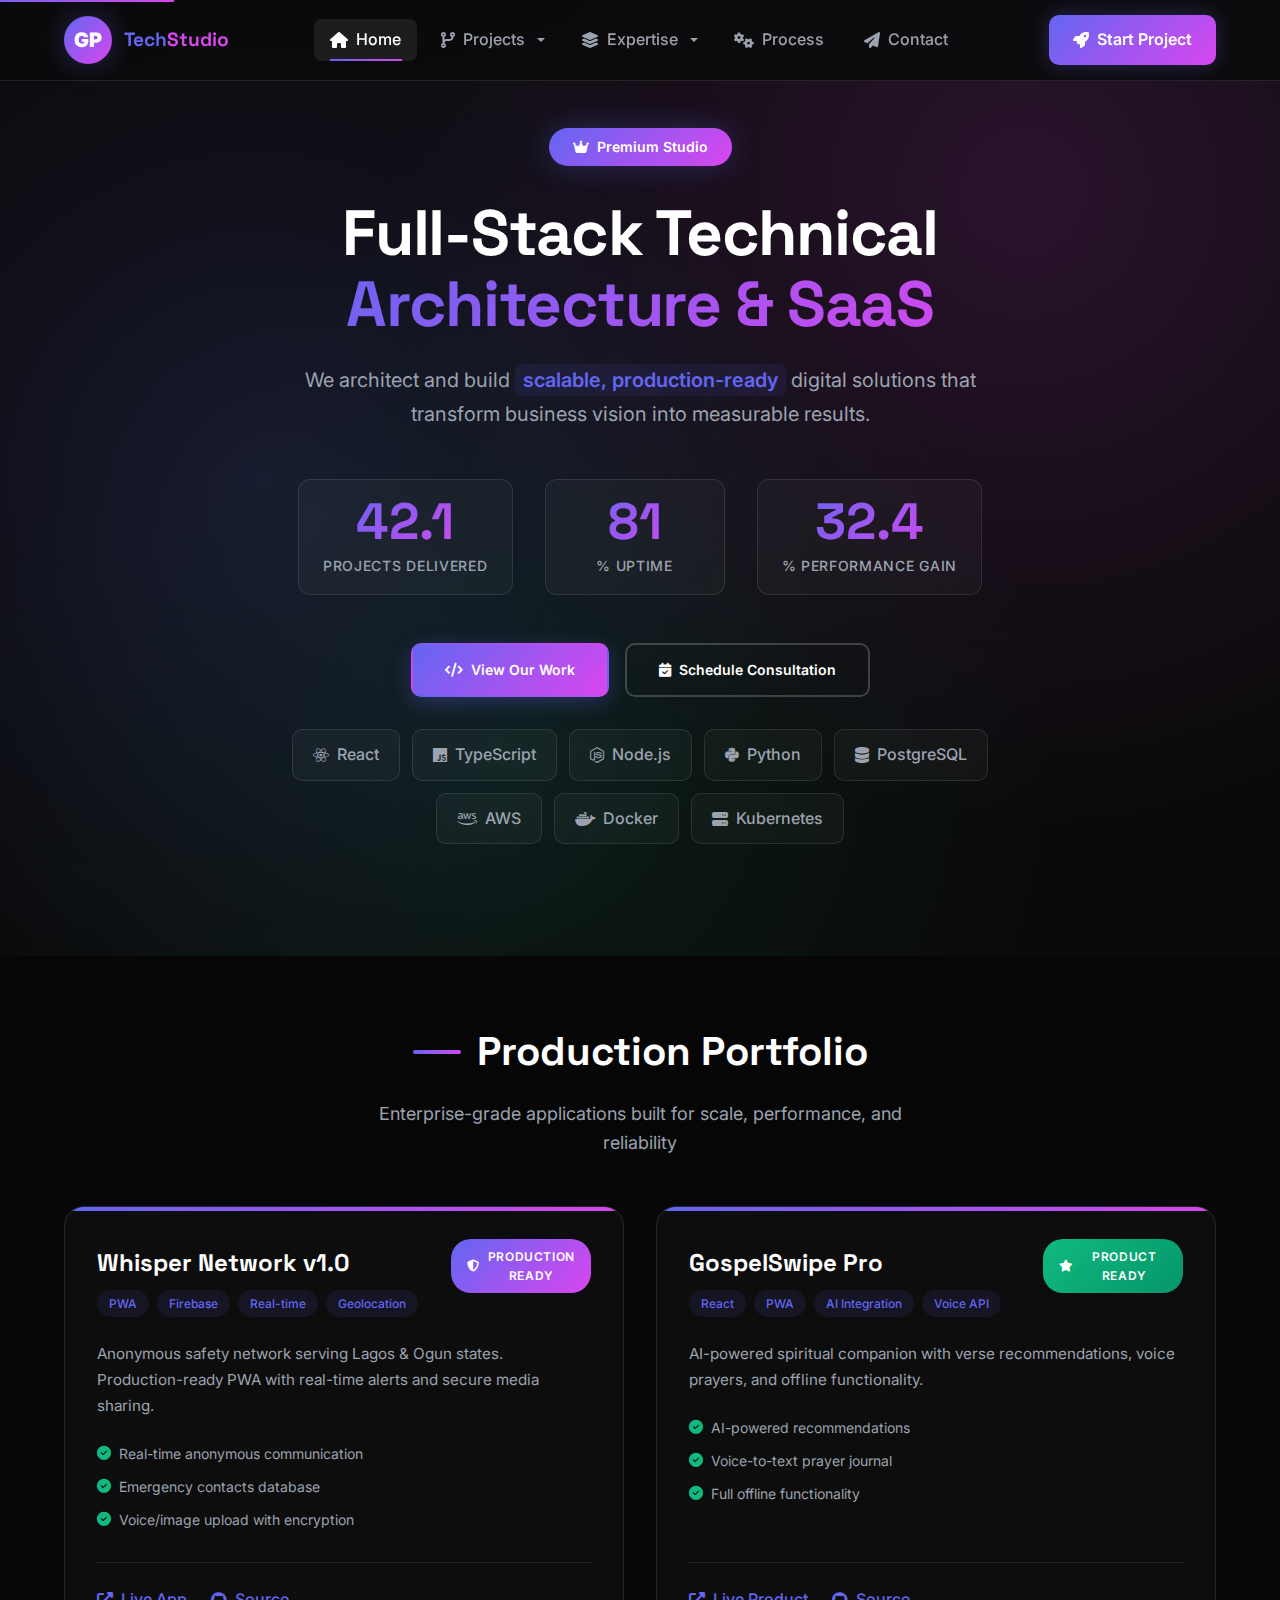
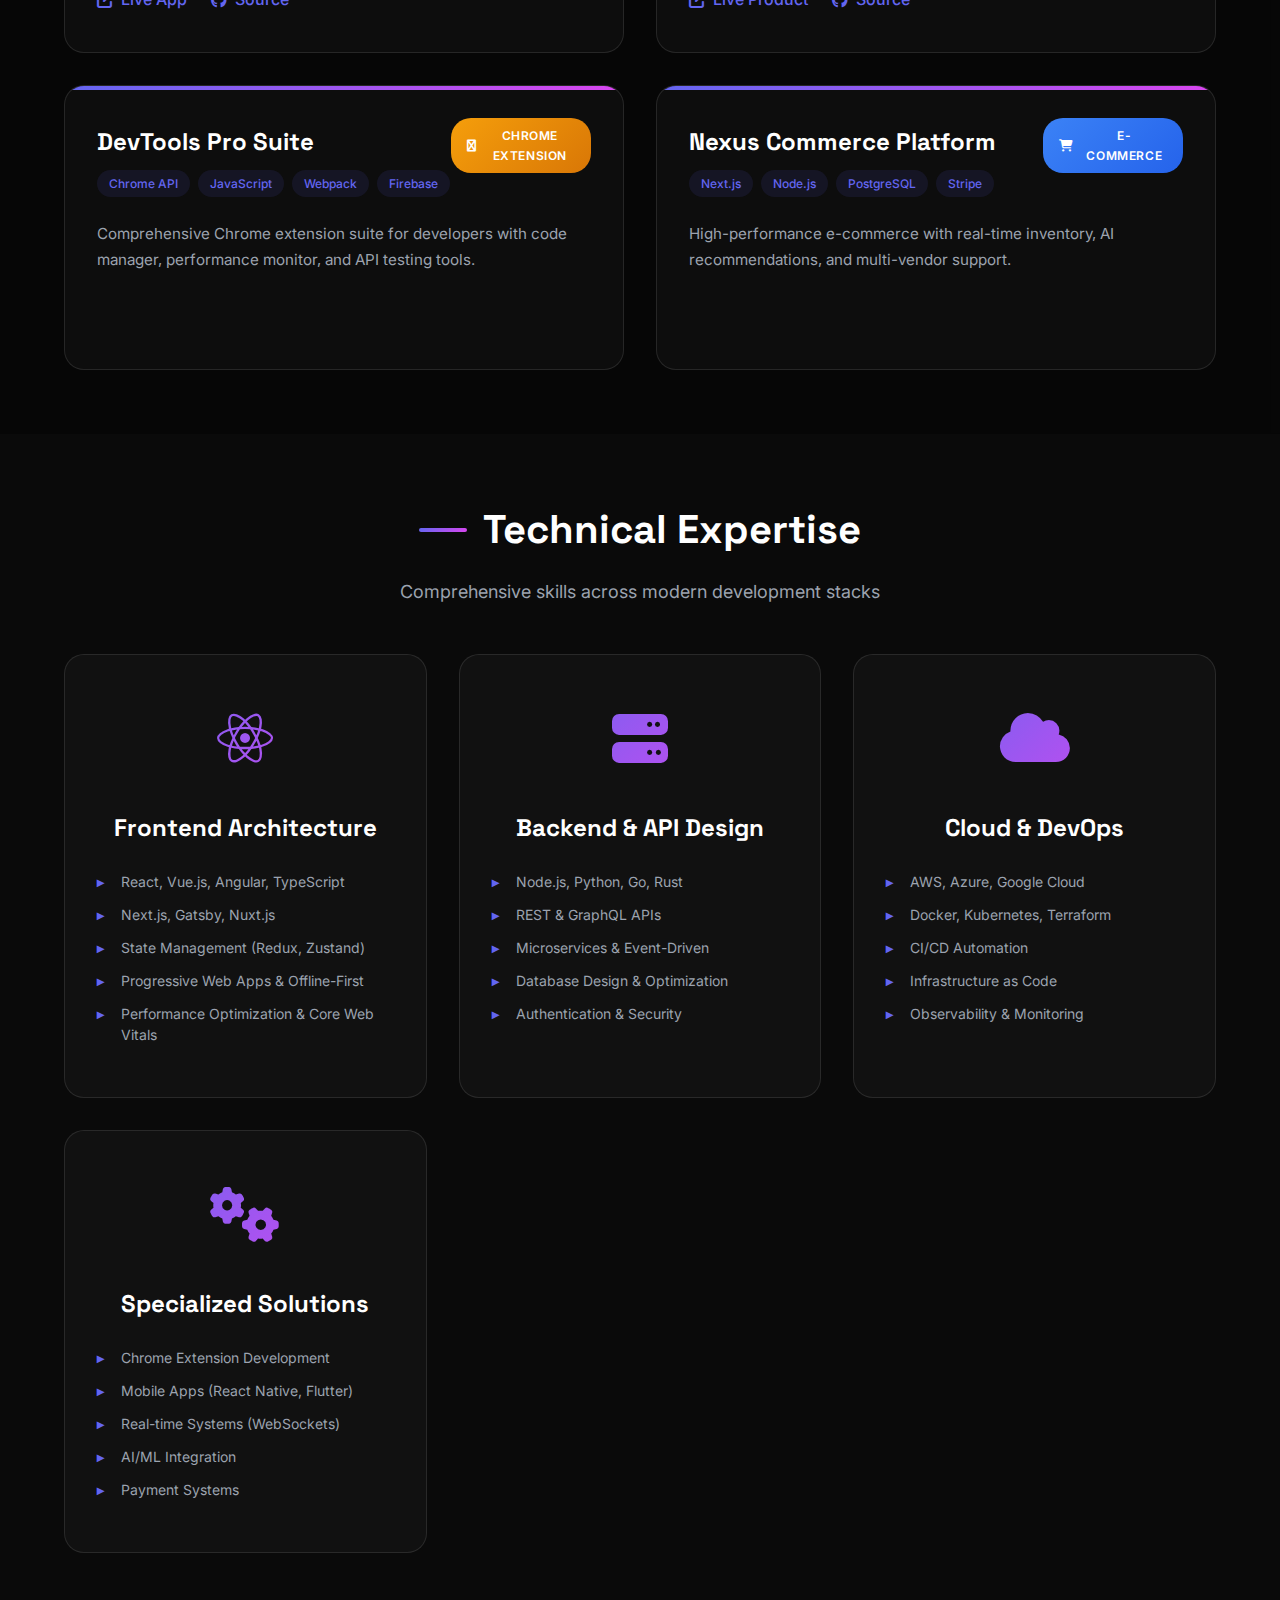
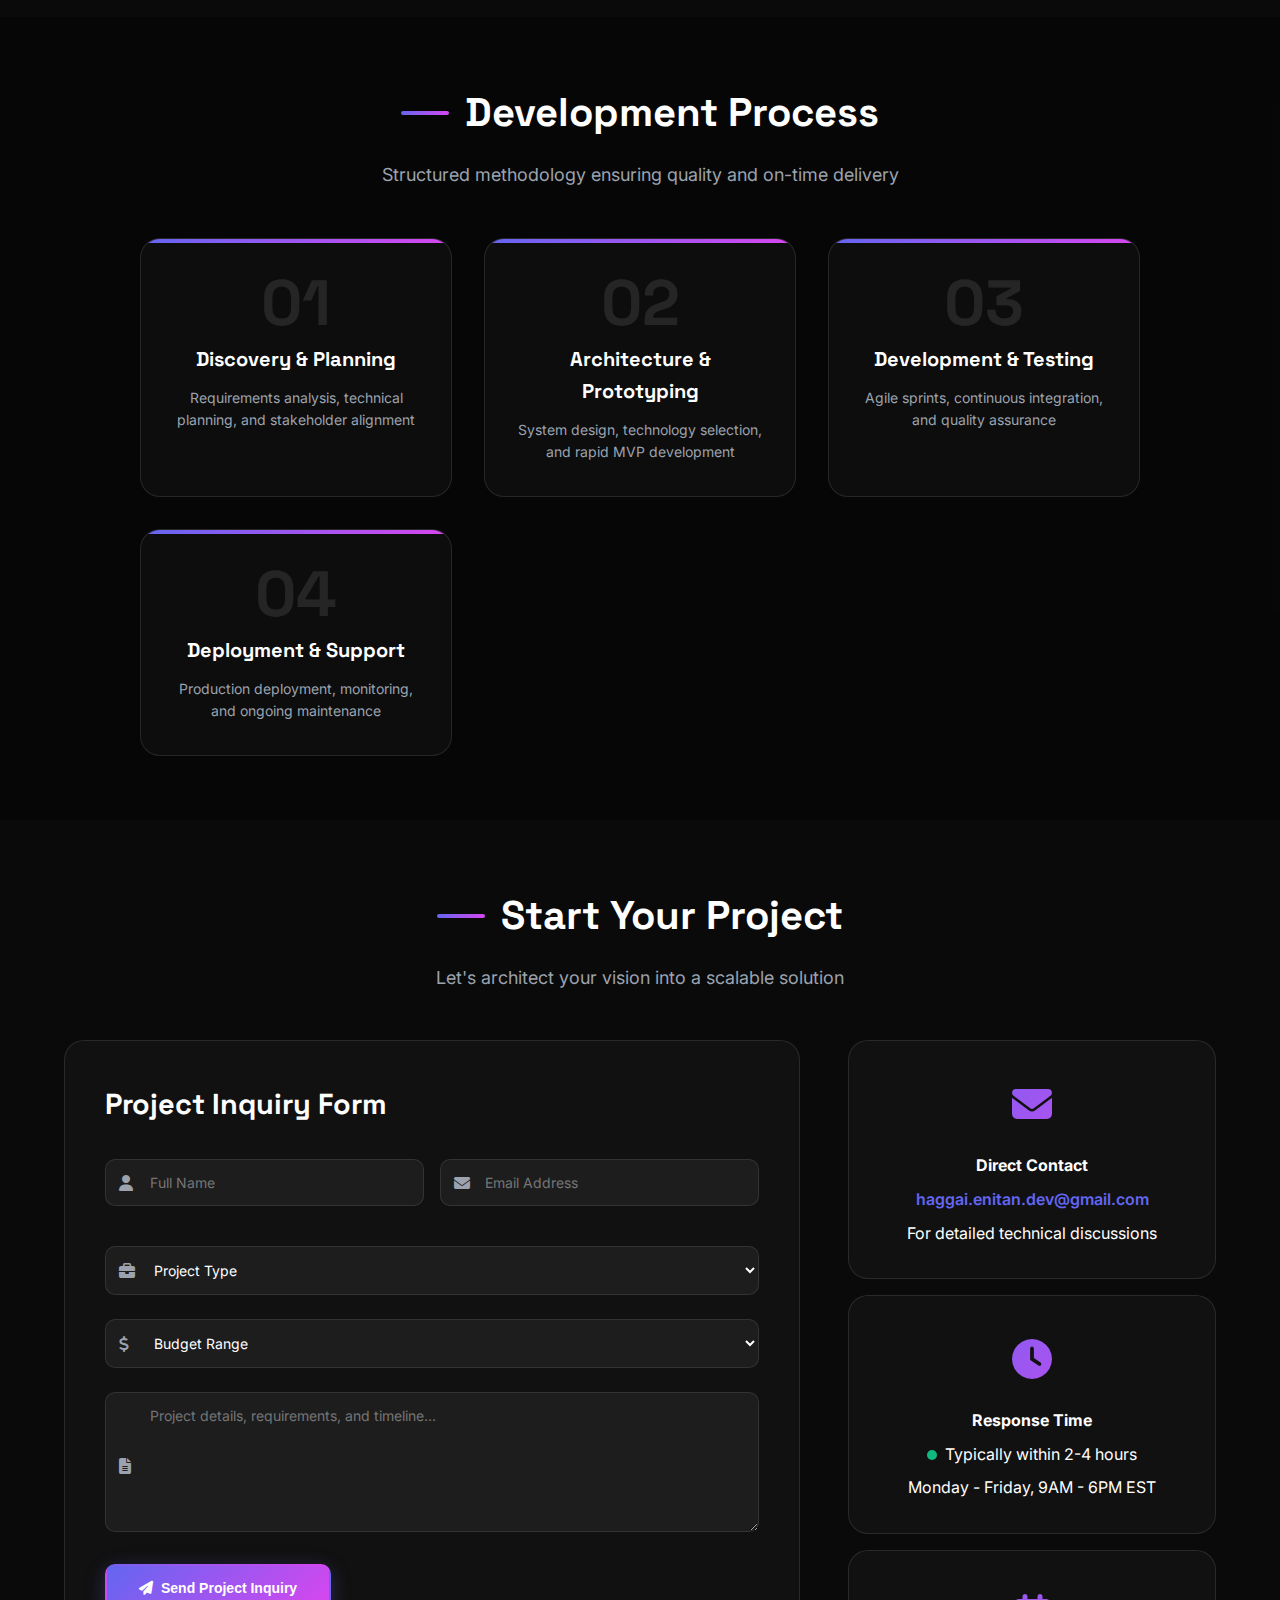
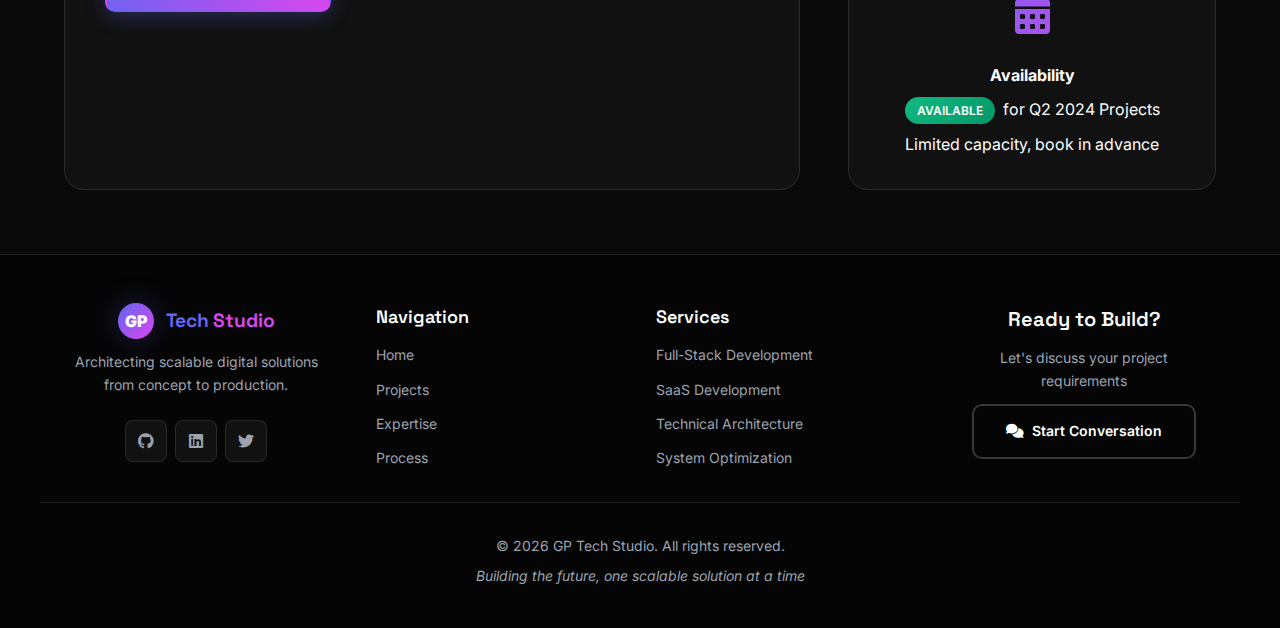
<file: index.html>
<!DOCTYPE html>
<html lang="en" data-theme="dark">
<head>
    <meta charset="UTF-8">
    <meta name="viewport" content="width=device-width, initial-scale=1.0">
    <title>GP Tech Studio | Premium SaaS Development</title>
    <meta name="description" content="Full-stack technical architecture & SaaS development studio.">
    <link rel="stylesheet" href="https://cdnjs.cloudflare.com/ajax/libs/font-awesome/6.5.1/css/all.min.css">
    <link href="https://fonts.googleapis.com/css2?family=Inter:wght@300..900&family=Space+Grotesk:wght@400..700&display=swap" rel="stylesheet">
    <style>
        /* ===== PREMIUM CSS ARCHITECTURE - ALL EMBEDDED ===== */
        :root {
            --primary-500: #6366f1; --accent-500: #d946ef;
            --bg-dark: #0a0a0a; --bg-card: rgba(255,255,255,0.03);
            --text-primary: #ffffff; --text-muted: #9ca3af;
            --gradient-dual: linear-gradient(135deg, #6366f1, #d946ef);
            --shadow-glow: 0 0 30px rgba(99,102,241,0.3);
            --nav-height: 80px; --space-lg: 2rem; --space-xl: 3rem;
            --font-sans: 'Inter', sans-serif; --font-display: 'Space Grotesk', sans-serif;
        }
        * { margin: 0; padding: 0; box-sizing: border-box; }
        html { scroll-behavior: smooth; scroll-padding-top: var(--nav-height); }
        body {
            font-family: var(--font-sans); background: var(--bg-dark);
            color: var(--text-primary); line-height: 1.6; overflow-x: hidden;
            -webkit-font-smoothing: antialiased;
        }
        .skip-link {
            position: absolute; top: -40px; left: 0; background: var(--gradient-dual);
            color: white; padding: 0.5rem; text-decoration: none; font-weight: 600; z-index: 9999;
        }
        .skip-link:focus { top: 0; }
        .visually-hidden { position: absolute; width: 1px; height: 1px; overflow: hidden; clip: rect(0,0,0,0); }

        /* Navigation */
        .glass-nav {
            position: fixed; inset: 0 0 auto 0;
            background: rgba(10,10,10,0.85); backdrop-filter: blur(20px);
            border-bottom: 1px solid rgba(255,255,255,0.1); z-index: 1000;
            transition: all 0.3s ease;
        }
        .nav-container {
            display: flex; align-items: center; justify-content: space-between;
            max-width: 1200px; margin: 0 auto; padding: 0 1.5rem; height: var(--nav-height);
        }
        .nav-brand { display: flex; align-items: center; gap: 0.75rem; }
        .logo-circle {
            width: 48px; height: 48px; background: var(--gradient-dual);
            border-radius: 50%; display: flex; align-items: center; justify-content: center;
            font-weight: 900; font-size: 1.25rem; color: white; box-shadow: var(--shadow-glow);
        }
        .brand-primary, .brand-accent {
            font-family: var(--font-display); font-weight: 800; font-size: 1.2rem;
        }
        .brand-primary { color: var(--primary-500); }
        .brand-accent { color: var(--accent-500); }
        
        /* Dropdown Navigation */
        .nav-links { display: flex; gap: 0.5rem; align-items: center; }
        .nav-item { position: relative; }
        .nav-link {
            display: flex; align-items: center; gap: 0.5rem; color: var(--text-muted);
            text-decoration: none; font-weight: 500; padding: 0.5rem 1rem; border-radius: 8px;
            transition: all 0.3s ease; position: relative; white-space: nowrap;
        }
        .nav-link:hover, .nav-link.active { color: white; background: rgba(255,255,255,0.08); }
        .nav-link.active::after {
            content: ''; position: absolute; bottom: 0; left: 50%; width: 70%; height: 2px;
            background: var(--gradient-dual); transform: translateX(-50%);
        }
        .dropdown-toggle { padding-right: 2rem !important; }
        .dropdown-toggle::after {
            content: ''; position: absolute; right: 0.75rem; top: 50%; transform: translateY(-50%);
            width: 0; height: 0; border-left: 4px solid transparent; border-right: 4px solid transparent;
            border-top: 4px solid var(--text-muted); transition: transform 0.3s ease;
        }
        .nav-item:hover .dropdown-toggle::after { transform: translateY(-50%) rotate(180deg); }
        
        .dropdown-menu {
            position: absolute; top: 100%; left: 0; min-width: 220px;
            background: rgba(10,10,10,0.95); backdrop-filter: blur(20px);
            border: 1px solid rgba(255,255,255,0.1); border-radius: 12px;
            padding: 0.5rem 0; opacity: 0; visibility: hidden;
            transform: translateY(10px); transition: all 0.3s ease;
            z-index: 1001; box-shadow: 0 20px 60px rgba(0,0,0,0.5);
        }
        .nav-item:hover .dropdown-menu { opacity: 1; visibility: visible; transform: translateY(0); }
        
        .dropdown-item {
            display: block; padding: 0.75rem 1.5rem; color: var(--text-muted);
            text-decoration: none; transition: all 0.3s ease; font-size: 0.875rem;
        }
        .dropdown-item:hover { color: white; background: rgba(255,255,255,0.08); padding-left: 2rem; }
        .dropdown-item:not(:last-child) { border-bottom: 1px solid rgba(255,255,255,0.05); }
        
        .cta-button {
            background: var(--gradient-dual); color: white; padding: 0.75rem 1.5rem;
            border-radius: 10px; text-decoration: none; font-weight: 600; display: flex;
            align-items: center; gap: 0.5rem; box-shadow: 0 0 20px rgba(99,102,241,0.3);
            animation: pulse-glow 3s infinite; transition: all 0.3s ease; white-space: nowrap;
        }
        .cta-button:hover { transform: translateY(-2px); box-shadow: 0 0 30px rgba(217,70,239,0.5); }
        @keyframes pulse-glow {
            0%, 100% { box-shadow: 0 0 20px rgba(99,102,241,0.3); }
            50% { box-shadow: 0 0 30px rgba(99,102,241,0.6), 0 0 40px rgba(217,70,239,0.3); }
        }
        .nav-toggle { display: none; flex-direction: column; gap: 4px; background: none; border: none; cursor: pointer; }
        .nav-toggle span { width: 28px; height: 3px; background: white; border-radius: 2px; transition: all 0.3s ease; }

        /* Hero */
        .hero-section {
            min-height: 100vh; display: flex; align-items: center; position: relative;
            padding-top: var(--nav-height); overflow: hidden;
        }
        .gradient-background {
            position: absolute; inset: 0; z-index: -1;
            background: radial-gradient(circle at 20% 50%, rgba(99,102,241,0.15) 0%, transparent 50%),
                        radial-gradient(circle at 80% 20%, rgba(217,70,239,0.15) 0%, transparent 50%),
                        radial-gradient(circle at 40% 80%, rgba(16,185,129,0.1) 0%, transparent 50%);
            animation: gradient-shift 20s infinite alternate;
        }
        @keyframes gradient-shift { 0% { transform: translateX(0) translateY(0); } 100% { transform: translateX(-5%) translateY(-5%); } }
        .hero-content {
            max-width: 800px; margin: 0 auto; text-align: center; padding: 3rem 1.5rem;
        }
        .premium-badge {
            display: inline-flex; align-items: center; gap: 0.5rem; background: var(--gradient-dual);
            color: white; padding: 0.5rem 1.5rem; border-radius: 20px; font-size: 0.875rem;
            font-weight: 600; margin-bottom: 2rem; box-shadow: var(--shadow-glow);
        }
        .hero-title {
            font-family: var(--font-display); font-size: clamp(2.5rem, 5vw, 4rem);
            font-weight: 900; line-height: 1.1; margin-bottom: 1.5rem; letter-spacing: -0.02em;
        }
        .gradient-text {
            background: var(--gradient-dual); -webkit-background-clip: text; background-clip: text;
            color: transparent; display: block;
        }
        .hero-subtitle {
            font-size: 1.25rem; color: var(--text-muted); margin-bottom: 2rem;
            max-width: 700px; margin-inline: auto; line-height: 1.7;
        }
        .highlight { color: var(--primary-500); font-weight: 600; background: rgba(99,102,241,0.1); padding: 0.25rem 0.5rem; border-radius: 8px; }
        .hero-stats { display: flex; justify-content: center; gap: 2rem; margin: 3rem 0; flex-wrap: wrap; }
        .stat-item { text-align: center; padding: 1rem 1.5rem; background: var(--bg-card); border-radius: 12px; border: 1px solid rgba(255,255,255,0.1); transition: all 0.3s ease; min-width: 180px; }
        .stat-item:hover { transform: translateY(-4px); border-color: var(--primary-500); box-shadow: 0 10px 30px rgba(0,0,0,0.3); }
        .stat-value { font-family: var(--font-display); font-size: clamp(2.5rem, 4vw, 3.5rem); font-weight: 900; background: var(--gradient-dual); -webkit-background-clip: text; background-clip: text; color: transparent; display: block; line-height: 1; }
        .stat-label { color: var(--text-muted); font-size: 0.875rem; text-transform: uppercase; letter-spacing: 0.05em; font-weight: 500; margin-top: 0.5rem; }
        .hero-buttons { display: flex; gap: 1rem; justify-content: center; margin: 2rem 0; flex-wrap: wrap; }
        .btn {
            display: inline-flex; align-items: center; justify-content: center; gap: 0.5rem;
            padding: 0.875rem 2rem; border-radius: 10px; font-weight: 600; text-decoration: none;
            cursor: pointer; transition: all 0.3s ease; border: 2px solid transparent; font-size: 0.875rem;
            white-space: nowrap;
        }
        .btn-primary { background: var(--gradient-dual); color: white; box-shadow: 0 5px 20px rgba(99,102,241,0.3); }
        .btn-primary:hover { transform: translateY(-3px); box-shadow: 0 0 30px rgba(99,102,241,0.5); }
        .btn-outline { background: transparent; color: white; border-color: rgba(255,255,255,0.2); }
        .btn-outline:hover { border-color: var(--primary-500); background: rgba(99,102,241,0.1); transform: translateY(-3px); }
        .tech-badges { display: flex; justify-content: center; flex-wrap: wrap; gap: 0.75rem; margin-top: 2rem; }
        .tech-badge {
            display: flex; align-items: center; gap: 0.5rem; background: var(--bg-card);
            border: 1px solid rgba(255,255,255,0.1); padding: 0.75rem 1.25rem; border-radius: 10px;
            color: var(--text-muted); font-weight: 500; transition: all 0.3s ease;
        }
        .tech-badge:hover { background: rgba(255,255,255,0.08); border-color: var(--primary-500); color: white; transform: translateY(-2px); }

        /* Sections */
        section { padding: 4rem 0; }
        .container { max-width: 1200px; margin: 0 auto; padding: 0 1.5rem; }
        .section-header { text-align: center; margin-bottom: 3rem; }
        .section-title {
            font-family: var(--font-display); font-size: clamp(1.8rem, 4vw, 2.5rem);
            font-weight: 700; margin-bottom: 1rem; display: flex; align-items: center; justify-content: center; gap: 1rem;
        }
        .title-decorator { width: 48px; height: 4px; background: var(--gradient-dual); border-radius: 2px; }
        .section-subtitle { font-size: 1.125rem; color: var(--text-muted); max-width: 600px; margin: 0 auto; line-height: 1.6; }

        /* Projects - FIXED OVERLAP ISSUE */
        .projects-section { background: rgba(0,0,0,0.3); }
        .projects-grid { display: grid; grid-template-columns: repeat(auto-fit, minmax(min(100%, 380px), 1fr)); gap: 2rem; }
        .project-card {
            background: var(--bg-card); border: 1px solid rgba(255,255,255,0.1); border-radius: 20px;
            padding: 2rem; transition: all 0.3s ease; position: relative; overflow: hidden; display: flex; flex-direction: column; height: 100%;
        }
        .project-card:hover { transform: translateY(-8px); border-color: var(--primary-500); box-shadow: 0 20px 60px rgba(0,0,0,0.5); }
        .project-card::before { content: ''; position: absolute; top: 0; left: 0; right: 0; height: 4px; background: var(--gradient-dual); }
        .project-badge {
            position: relative; display: inline-flex; align-items: center; gap: 0.5rem;
            padding: 0.5rem 1rem; border-radius: 20px; font-size: 0.75rem; font-weight: 600; text-transform: uppercase; letter-spacing: 0.05em;
            max-width: 160px; text-align: center; margin-bottom: 1rem;
            z-index: 2;
        }
        .badge-premium { background: var(--gradient-dual); color: white; }
        .badge-success { background: linear-gradient(135deg, #10b981, #059669); color: white; }
        .badge-warning { background: linear-gradient(135deg, #f59e0b, #d97706); color: white; }
        .badge-info { background: linear-gradient(135deg, #3b82f6, #2563eb); color: white; }
        .project-header { margin-bottom: 1.5rem; }
        .project-title { font-family: var(--font-display); font-size: 1.5rem; font-weight: 700; margin-bottom: 0.75rem; line-height: 1.3; }
        .project-tech { display: flex; gap: 0.5rem; flex-wrap: wrap; margin-top: 0.5rem; }
        .tech-tag {
            background: rgba(99,102,241,0.1); color: var(--primary-500); padding: 0.25rem 0.75rem;
            border-radius: 20px; font-size: 0.75rem; font-weight: 500; white-space: nowrap;
        }
        .project-body { margin-bottom: 2rem; flex-grow: 1; }
        .project-description { color: var(--text-muted); margin-bottom: 1.5rem; line-height: 1.7; font-size: 0.95rem; }
        .project-features { display: flex; flex-direction: column; gap: 0.75rem; list-style: none; }
        .feature { display: flex; align-items: flex-start; gap: 0.5rem; color: var(--text-muted); font-size: 0.875rem; line-height: 1.5; }
        .feature i { color: #10b981; flex-shrink: 0; margin-top: 0.2rem; }
        .project-footer { border-top: 1px solid rgba(255,255,255,0.1); padding-top: 1.5rem; margin-top: auto; }
        .project-links { display: flex; gap: 1.5rem; flex-wrap: wrap; }
        .project-link {
            display: flex; align-items: center; gap: 0.5rem; color: var(--primary-500);
            text-decoration: none; font-weight: 500; transition: all 0.3s ease;
        }
        .project-link:hover { gap: 0.75rem; color: var(--accent-500); }

        /* Desktop specific positioning for badges */
        @media (min-width: 1024px) {
            .project-card {
                padding: 2.5rem 2rem;
            }
            .project-badge {
                position: absolute; top: 2rem; right: 2rem; margin-bottom: 0;
                max-width: 140px;
            }
            .project-header {
                padding-right: 140px; /* Make room for the badge */
                min-height: 60px; /* Ensure consistent height */
            }
        }

        /* Expertise */
        .expertise-grid { display: grid; grid-template-columns: repeat(auto-fit, minmax(min(100%, 300px), 1fr)); gap: 2rem; }
        .expertise-card {
            background: var(--bg-card); border: 1px solid rgba(255,255,255,0.1); border-radius: 20px;
            padding: 2.5rem 2rem; text-align: center; transition: all 0.3s ease; display: flex; flex-direction: column; height: 100%;
        }
        .expertise-card:hover { transform: translateY(-6px); border-color: var(--primary-500); box-shadow: 0 20px 60px rgba(0,0,0,0.5); }
        .expertise-icon { font-size: 3.5rem; background: var(--gradient-dual); -webkit-background-clip: text; background-clip: text; color: transparent; margin-bottom: 1.5rem; }
        .expertise-card h3 { font-family: var(--font-display); font-size: 1.5rem; font-weight: 700; margin-bottom: 1.5rem; }
        .expertise-list { list-style: none; text-align: left; flex-grow: 1; }
        .expertise-list li { color: var(--text-muted); margin-bottom: 0.75rem; padding-left: 1.5rem; position: relative; font-size: 0.875rem; line-height: 1.5; }
        .expertise-list li::before { content: '▸'; color: var(--primary-500); position: absolute; left: 0; font-weight: bold; }

        /* Process */
        .process-section { background: rgba(0,0,0,0.3); }
        .process-timeline { display: grid; grid-template-columns: repeat(auto-fit, minmax(min(100%, 280px), 1fr)); gap: 2rem; max-width: 1000px; margin: 0 auto; }
        .process-step { background: var(--bg-card); border: 1px solid rgba(255,255,255,0.1); border-radius: 20px; padding: 2rem; text-align: center; position: relative; overflow: hidden; transition: all 0.3s ease; }
        .process-step:hover { transform: translateY(-4px); border-color: var(--primary-500); box-shadow: 0 20px 60px rgba(0,0,0,0.5); }
        .process-step::before { content: ''; position: absolute; top: 0; left: 0; right: 0; height: 4px; background: var(--gradient-dual); }
        .step-number { font-family: var(--font-display); font-size: 4rem; font-weight: 900; color: rgba(255,255,255,0.1); margin-bottom: 0.5rem; line-height: 1; }
        .step-content h3 { font-family: var(--font-display); font-size: 1.25rem; font-weight: 700; margin-bottom: 0.75rem; }
        .step-content p { color: var(--text-muted); font-size: 0.875rem; line-height: 1.6; }

        /* Contact */
        .contact-container { display: grid; grid-template-columns: 2fr 1fr; gap: 3rem; max-width: 1200px; margin: 0 auto; }
        .contact-form-card { background: var(--bg-card); border: 1px solid rgba(255,255,255,0.1); border-radius: 20px; padding: 2.5rem; transition: all 0.3s ease; }
        .contact-form-card:hover { transform: translateY(-4px); border-color: var(--primary-500); box-shadow: 0 20px 60px rgba(0,0,0,0.5); }
        .contact-form-card h3 { font-family: var(--font-display); font-size: 1.8rem; font-weight: 700; margin-bottom: 2rem; }
        .form-grid { display: grid; grid-template-columns: repeat(auto-fit, minmax(250px, 1fr)); gap: 1rem; margin-bottom: 1rem; }
        .form-group { position: relative; margin-bottom: 1.5rem; }
        .form-group input, .form-group select, .form-group textarea {
            width: 100%; padding: 0.875rem 0.875rem 0.875rem 2.75rem; background: rgba(255,255,255,0.05);
            border: 1px solid rgba(255,255,255,0.1); border-radius: 10px; color: white;
            font-family: inherit; font-size: 0.875rem; transition: all 0.3s ease;
        }
        .form-group input:focus, .form-group select:focus, .form-group textarea:focus {
            outline: none; border-color: var(--primary-500); box-shadow: 0 0 0 3px rgba(99,102,241,0.1);
            background: rgba(255,255,255,0.08);
        }
        .form-group i { position: absolute; left: 0.875rem; top: 50%; transform: translateY(-50%); color: var(--text-muted); pointer-events: none; }
        .form-group textarea { resize: vertical; min-height: 140px; padding-left: 2.75rem; }
        .form-status { margin-top: 1rem; padding: 0.75rem; border-radius: 8px; font-size: 0.875rem; font-weight: 500; }
        .form-status.success { background: rgba(16,185,129,0.1); color: #10b981; border: 1px solid rgba(16,185,129,0.3); }
        .form-status.error { background: rgba(239,68,68,0.1); color: #ef4444; border: 1px solid rgba(239,68,68,0.3); }

        .contact-info { display: flex; flex-direction: column; gap: 1rem; }
        .info-card { background: var(--bg-card); border: 1px solid rgba(255,255,255,0.1); border-radius: 20px; padding: 2rem; text-align: center; transition: all 0.3s ease; }
        .info-card:hover { transform: translateY(-4px); border-color: var(--primary-500); box-shadow: 0 20px 60px rgba(0,0,0,0.5); }
        .info-icon { font-size: 2.5rem; background: var(--gradient-dual); -webkit-background-clip: text; background-clip: text; color: transparent; margin-bottom: 1rem; }
        .contact-email { display: block; color: var(--primary-500); text-decoration: none; font-weight: 600; margin: 0.5rem 0; word-break: break-word; }
        .contact-email:hover { color: var(--accent-500); text-decoration: underline; }
        .status-indicator { display: flex; align-items: center; justify-content: center; gap: 0.5rem; margin: 0.5rem 0; }
        .status-dot { width: 10px; height: 10px; border-radius: 50%; background: #10b981; }
        .status-dot.active { animation: pulse 2s infinite; }
        .availability-status { display: flex; align-items: center; justify-content: center; gap: 0.5rem; margin: 0.5rem 0; }
        .status-badge { padding: 0.25rem 0.75rem; background: linear-gradient(135deg, #10b981, #059669); color: white; border-radius: 20px; font-size: 0.75rem; font-weight: 600; text-transform: uppercase; }

        /* Footer */
        .premium-footer { background: rgba(0,0,0,0.5); border-top: 1px solid rgba(255,255,255,0.1); padding: 3rem 0 2rem; }
        .footer-content { display: grid; grid-template-columns: 1fr 2fr 1fr; gap: 3rem; margin-bottom: 2rem; max-width: 1200px; margin-inline: auto; padding: 0 1.5rem; }
        .footer-brand { display: flex; flex-direction: column; gap: 0.75rem; align-items: center; text-align: center; }
        .footer-logo { display: flex; align-items: center; gap: 0.75rem; justify-content: center; }
        .logo-circle.small { width: 36px; height: 36px; font-size: 1rem; }
        .footer-tagline { color: var(--text-muted); font-size: 0.875rem; max-width: 300px; }
        .social-links { display: flex; gap: 0.5rem; margin-top: 0.75rem; }
        .social-link {
            display: inline-flex; align-items: center; justify-content: center; width: 42px; height: 42px;
            background: rgba(255,255,255,0.05); border: 1px solid rgba(255,255,255,0.1); border-radius: 8px;
            color: var(--text-muted); text-decoration: none; transition: all 0.3s ease;
        }
        .social-link:hover { background: var(--gradient-dual); color: white; transform: translateY(-3px); border-color: transparent; box-shadow: 0 0 20px rgba(99,102,241,0.3); }
        .footer-links { display: grid; grid-template-columns: repeat(2, 1fr); gap: 2rem; }
        .link-group { display: flex; flex-direction: column; gap: 0.75rem; }
        .link-group h4 { font-family: var(--font-display); font-size: 1.125rem; font-weight: 600; color: white; }
        .link-group a { color: var(--text-muted); text-decoration: none; font-size: 0.875rem; transition: all 0.3s ease; }
        .link-group a:hover { color: var(--primary-500); transform: translateX(4px); }
        .footer-cta { text-align: center; display: flex; flex-direction: column; gap: 0.75rem; align-items: center; }
        .footer-cta h4 { font-family: var(--font-display); font-size: 1.25rem; font-weight: 600; }
        .footer-cta p { color: var(--text-muted); font-size: 0.875rem; max-width: 250px; }
        .footer-bottom { border-top: 1px solid rgba(255,255,255,0.1); padding-top: 2rem; text-align: center; max-width: 1200px; margin-inline: auto; padding: 2rem 1.5rem 0; }
        .footer-bottom p { color: var(--text-muted); font-size: 0.875rem; margin-bottom: 0.5rem; }
        .footer-subtext { font-size: 0.75rem; font-style: italic; }

        /* Animations */
        .animate-fade-in-up { animation: fadeInUp 0.6s ease-out forwards; }
        @keyframes fadeInUp { from { opacity: 0; transform: translateY(30px); } to { opacity: 1; transform: translateY(0); } }
        @keyframes pulse { 0%, 100% { opacity: 1; } 50% { opacity: 0.5; } }

        /* Responsive */
        @media (max-width: 1024px) { 
            .contact-container, .footer-content { grid-template-columns: 1fr; text-align: center; } 
            .footer-cta { align-items: center; }
            .footer-links { grid-template-columns: repeat(2, 1fr); }
            .project-header {
                padding-right: 0 !important;
            }
        }
        @media (max-width: 768px) {
            .nav-links { 
                display: none; position: fixed; top: var(--nav-height); left: 0; right: 0;
                background: rgba(10,10,10,0.98); backdrop-filter: blur(20px); padding: 2rem;
                flex-direction: column; gap: 0; max-height: calc(100vh - var(--nav-height));
                overflow-y: auto; z-index: 999;
            }
            .nav-links.active { display: flex; }
            .nav-item { width: 100%; }
            .nav-link { padding: 1rem; border-radius: 8px; justify-content: space-between; }
            .dropdown-menu {
                position: static; opacity: 1; visibility: visible; transform: none;
                background: transparent; border: none; box-shadow: none; padding: 0.5rem 0 0.5rem 2rem;
                display: none;
            }
            .nav-item:hover .dropdown-menu, .dropdown.active .dropdown-menu { display: block; }
            .dropdown-toggle::after { right: 1rem; }
            .cta-button { display: none; }
            .nav-toggle { display: flex; }
            .nav-toggle.active span:nth-child(1) { transform: rotate(45deg) translate(6px, 6px); }
            .nav-toggle.active span:nth-child(2) { opacity: 0; }
            .nav-toggle.active span:nth-child(3) { transform: rotate(-45deg) translate(7px, -6px); }
            
            .hero-stats { flex-direction: column; gap: 1rem; align-items: center; }
            .stat-item { width: 100%; max-width: 280px; }
            .hero-buttons { flex-direction: column; align-items: center; }
            .btn { width: 100%; max-width: 300px; }
            .project-badge { position: relative !important; margin-bottom: 1rem; }
            .project-header { padding-right: 0 !important; min-height: auto !important; }
            .footer-links { grid-template-columns: 1fr; text-align: center; gap: 2rem; }
            .link-group { align-items: center; }
            .hero-title { font-size: clamp(2rem, 5vw, 3rem); }
            .gradient-text { display: inline; }
            .section-title { flex-direction: column; gap: 0.5rem; }
            .title-decorator { width: 60px; }
            .project-card { padding: 1.5rem; }
        }
        @media (max-width: 480px) {
            .hero-content { padding: 2rem 1rem; }
            .tech-badges { justify-content: center; }
            .tech-badge { padding: 0.5rem 1rem; font-size: 0.75rem; }
            .contact-form-card { padding: 1.5rem; }
            .footer-content { gap: 2rem; }
            .project-tech { justify-content: center; }
        }
    </style>
</head>
<body>
    <a href="#main-content" class="skip-link">Skip to main content</a>
    
    <nav class="glass-nav">
        <div class="nav-container">
            <div class="nav-brand">
                <div class="logo-circle"><span>GP</span></div>
                <div class="brand-text"><span class="brand-primary">Tech</span><span class="brand-accent">Studio</span></div>
            </div>
            <div class="nav-links" id="navLinks">
                <div class="nav-item">
                    <a href="#home" class="nav-link active"><i class="fas fa-home"></i><span>Home</span></a>
                </div>
                
                <div class="nav-item dropdown">
                    <a href="#projects" class="nav-link dropdown-toggle"><i class="fas fa-code-branch"></i><span>Projects</span></a>
                    <div class="dropdown-menu">
                        <a href="#projects" class="dropdown-item">All Projects</a>
                        <a href="#projects" class="dropdown-item">Production Ready</a>
                        <a href="#projects" class="dropdown-item">Web Applications</a>
                        <a href="#projects" class="dropdown-item">Mobile Apps</a>
                        <a href="#projects" class="dropdown-item">Chrome Extensions</a>
                    </div>
                </div>
                
                <div class="nav-item dropdown">
                    <a href="#expertise" class="nav-link dropdown-toggle"><i class="fas fa-layer-group"></i><span>Expertise</span></a>
                    <div class="dropdown-menu">
                        <a href="#expertise" class="dropdown-item">All Expertise</a>
                        <a href="#expertise" class="dropdown-item">Frontend Architecture</a>
                        <a href="#expertise" class="dropdown-item">Backend & API</a>
                        <a href="#expertise" class="dropdown-item">Cloud & DevOps</a>
                        <a href="#expertise" class="dropdown-item">Specialized Solutions</a>
                    </div>
                </div>
                
                <div class="nav-item">
                    <a href="#process" class="nav-link"><i class="fas fa-cogs"></i><span>Process</span></a>
                </div>
                
                <div class="nav-item">
                    <a href="#contact" class="nav-link"><i class="fas fa-paper-plane"></i><span>Contact</span></a>
                </div>
            </div>
            
            <a href="#contact" class="cta-button"><i class="fas fa-rocket"></i><span>Start Project</span></a>
            <button class="nav-toggle" id="navToggle" aria-label="Toggle navigation">
                <span></span><span></span><span></span>
            </button>
        </div>
    </nav>

    <main id="main-content">
        <section id="home" class="hero-section">
            <div class="gradient-background"></div>
            <div class="container">
                <div class="hero-content">
                    <div class="premium-badge"><i class="fas fa-crown"></i><span>Premium Studio</span></div>
                    <h1 class="hero-title">
                        <span class="title-line">Full-Stack Technical</span>
                        <span class="title-line gradient-text">Architecture & SaaS</span>
                    </h1>
                    <p class="hero-subtitle">We architect and build <span class="highlight">scalable, production-ready</span> digital solutions that transform business vision into measurable results.</p>
                    
                    <div class="hero-stats">
                        <div class="stat-item">
                            <span class="stat-value" data-count="52">0</span>
                            <div class="stat-label">Projects Delivered</div>
                        </div>
                        <div class="stat-item">
                            <span class="stat-value" data-count="99.9">0</span>
                            <div class="stat-label">% Uptime</div>
                        </div>
                        <div class="stat-item">
                            <span class="stat-value" data-count="40">0</span>
                            <div class="stat-label">% Performance Gain</div>
                        </div>
                    </div>
                    
                    <div class="hero-buttons">
                        <a href="#projects" class="btn btn-primary"><i class="fas fa-code"></i><span>View Our Work</span></a>
                        <a href="#contact" class="btn btn-outline"><i class="fas fa-calendar-check"></i><span>Schedule Consultation</span></a>
                    </div>
                    
                    <div class="tech-badges">
                        <div class="tech-badge"><i class="fab fa-react"></i><span>React</span></div>
                        <div class="tech-badge"><i class="fab fa-js"></i><span>TypeScript</span></div>
                        <div class="tech-badge"><i class="fab fa-node-js"></i><span>Node.js</span></div>
                        <div class="tech-badge"><i class="fab fa-python"></i><span>Python</span></div>
                        <div class="tech-badge"><i class="fas fa-database"></i><span>PostgreSQL</span></div>
                        <div class="tech-badge"><i class="fab fa-aws"></i><span>AWS</span></div>
                        <div class="tech-badge"><i class="fab fa-docker"></i><span>Docker</span></div>
                        <div class="tech-badge"><i class="fas fa-server"></i><span>Kubernetes</span></div>
                    </div>
                </div>
            </div>
        </section>

        <section id="projects" class="projects-section">
            <div class="container">
                <header class="section-header">
                    <h2 class="section-title"><span class="title-decorator"></span>Production Portfolio</h2>
                    <p class="section-subtitle">Enterprise-grade applications built for scale, performance, and reliability</p>
                </header>
                
                <div class="projects-grid">
                    <article class="project-card">
                        <div class="project-badge badge-premium"><i class="fas fa-shield-alt"></i><span>Production Ready</span></div>
                        <div class="project-header">
                            <h3 class="project-title">Whisper Network v1.0</h3>
                            <div class="project-tech">
                                <span class="tech-tag">PWA</span>
                                <span class="tech-tag">Firebase</span>
                                <span class="tech-tag">Real-time</span>
                                <span class="tech-tag">Geolocation</span>
                            </div>
                        </div>
                        <div class="project-body">
                            <p class="project-description">Anonymous safety network serving Lagos & Ogun states. Production-ready PWA with real-time alerts and secure media sharing.</p>
                            <ul class="project-features">
                                <li class="feature"><i class="fas fa-check-circle"></i><span>Real-time anonymous communication</span></li>
                                <li class="feature"><i class="fas fa-check-circle"></i><span>Emergency contacts database</span></li>
                                <li class="feature"><i class="fas fa-check-circle"></i><span>Voice/image upload with encryption</span></li>
                            </ul>
                        </div>
                        <footer class="project-footer">
                            <div class="project-links">
                                <a href="https://gpmulticoncept.github.io/whisper-network/" class="project-link" target="_blank" rel="noopener"><i class="fas fa-external-link-alt"></i><span>Live App</span></a>
                                <a href="https://github.com/gpmulticoncept/whisper-network" class="project-link" target="_blank" rel="noopener"><i class="fab fa-github"></i><span>Source</span></a>
                            </div>
                        </footer>
                    </article>

                    <article class="project-card">
                        <div class="project-badge badge-success"><i class="fas fa-star"></i><span>Product Ready</span></div>
                        <div class="project-header">
                            <h3 class="project-title">GospelSwipe Pro</h3>
                            <div class="project-tech">
                                <span class="tech-tag">React</span>
                                <span class="tech-tag">PWA</span>
                                <span class="tech-tag">AI Integration</span>
                                <span class="tech-tag">Voice API</span>
                            </div>
                        </div>
                        <div class="project-body">
                            <p class="project-description">AI-powered spiritual companion with verse recommendations, voice prayers, and offline functionality.</p>
                            <ul class="project-features">
                                <li class="feature"><i class="fas fa-check-circle"></i><span>AI-powered recommendations</span></li>
                                <li class="feature"><i class="fas fa-check-circle"></i><span>Voice-to-text prayer journal</span></li>
                                <li class="feature"><i class="fas fa-check-circle"></i><span>Full offline functionality</span></li>
                            </ul>
                        </div>
                        <footer class="project-footer">
                            <div class="project-links">
                                <a href="https://gpmulticoncept.github.io/gospel-swipe-pro/" class="project-link" target="_blank" rel="noopener"><i class="fas fa-external-link-alt"></i><span>Live Product</span></a>
                                <a href="https://github.com/gpmulticoncept/gospel-swipe-pro" class="project-link" target="_blank" rel="noopener"><i class="fab fa-github"></i><span>Source</span></a>
                            </div>
                        </footer>
                    </article>

                    <article class="project-card">
                        <div class="project-badge badge-warning"><i class="fas fa-chrome"></i><span>Chrome Extension</span></div>
                        <div class="project-header">
                            <h3 class="project-title">DevTools Pro Suite</h3>
                            <div class="project-tech">
                                <span class="tech-tag">Chrome API</span>
                                <span class="tech-tag">JavaScript</span>
                                <span class="tech-tag">Webpack</span>
                                <span class="tech-tag">Firebase</span>
                            </div>
                        </div>
                        <div class="project-body">
                            <p class="project-description">Comprehensive Chrome extension suite for developers with code manager, performance monitor, and API testing tools.</p>
                        </div>
                    </article>

                    <article class="project-card">
                        <div class="project-badge badge-info"><i class="fas fa-shopping-cart"></i><span>E-commerce</span></div>
                        <div class="project-header">
                            <h3 class="project-title">Nexus Commerce Platform</h3>
                            <div class="project-tech">
                                <span class="tech-tag">Next.js</span>
                                <span class="tech-tag">Node.js</span>
                                <span class="tech-tag">PostgreSQL</span>
                                <span class="tech-tag">Stripe</span>
                            </div>
                        </div>
                        <div class="project-body">
                            <p class="project-description">High-performance e-commerce with real-time inventory, AI recommendations, and multi-vendor support.</p>
                        </div>
                    </article>
                </div>
            </div>
        </section>

        <section id="expertise" class="expertise-section">
            <div class="container">
                <header class="section-header">
                    <h2 class="section-title"><span class="title-decorator"></span>Technical Expertise</h2>
                    <p class="section-subtitle">Comprehensive skills across modern development stacks</p>
                </header>
                
                <div class="expertise-grid">
                    <article class="expertise-card">
                        <div class="expertise-icon"><i class="fab fa-react"></i></div>
                        <h3>Frontend Architecture</h3>
                        <ul class="expertise-list">
                            <li>React, Vue.js, Angular, TypeScript</li>
                            <li>Next.js, Gatsby, Nuxt.js</li>
                            <li>State Management (Redux, Zustand)</li>
                            <li>Progressive Web Apps & Offline-First</li>
                            <li>Performance Optimization & Core Web Vitals</li>
                        </ul>
                    </article>
                    
                    <article class="expertise-card">
                        <div class="expertise-icon"><i class="fas fa-server"></i></div>
                        <h3>Backend & API Design</h3>
                        <ul class="expertise-list">
                            <li>Node.js, Python, Go, Rust</li>
                            <li>REST & GraphQL APIs</li>
                            <li>Microservices & Event-Driven</li>
                            <li>Database Design & Optimization</li>
                            <li>Authentication & Security</li>
                        </ul>
                    </article>
                    
                    <article class="expertise-card">
                        <div class="expertise-icon"><i class="fas fa-cloud"></i></div>
                        <h3>Cloud & DevOps</h3>
                        <ul class="expertise-list">
                            <li>AWS, Azure, Google Cloud</li>
                            <li>Docker, Kubernetes, Terraform</li>
                            <li>CI/CD Automation</li>
                            <li>Infrastructure as Code</li>
                            <li>Observability & Monitoring</li>
                        </ul>
                    </article>
                    
                    <article class="expertise-card">
                        <div class="expertise-icon"><i class="fas fa-cogs"></i></div>
                        <h3>Specialized Solutions</h3>
                        <ul class="expertise-list">
                            <li>Chrome Extension Development</li>
                            <li>Mobile Apps (React Native, Flutter)</li>
                            <li>Real-time Systems (WebSockets)</li>
                            <li>AI/ML Integration</li>
                            <li>Payment Systems</li>
                        </ul>
                    </article>
                </div>
            </div>
        </section>

        <section id="process" class="process-section">
            <div class="container">
                <header class="section-header">
                    <h2 class="section-title"><span class="title-decorator"></span>Development Process</h2>
                    <p class="section-subtitle">Structured methodology ensuring quality and on-time delivery</p>
                </header>
                
                <div class="process-timeline">
                    <article class="process-step">
                        <div class="step-number">01</div>
                        <div class="step-content">
                            <h3>Discovery & Planning</h3>
                            <p>Requirements analysis, technical planning, and stakeholder alignment</p>
                        </div>
                    </article>
                    
                    <article class="process-step">
                        <div class="step-number">02</div>
                        <div class="step-content">
                            <h3>Architecture & Prototyping</h3>
                            <p>System design, technology selection, and rapid MVP development</p>
                        </div>
                    </article>
                    
                    <article class="process-step">
                        <div class="step-number">03</div>
                        <div class="step-content">
                            <h3>Development & Testing</h3>
                            <p>Agile sprints, continuous integration, and quality assurance</p>
                        </div>
                    </article>
                    
                    <article class="process-step">
                        <div class="step-number">04</div>
                        <div class="step-content">
                            <h3>Deployment & Support</h3>
                            <p>Production deployment, monitoring, and ongoing maintenance</p>
                        </div>
                    </article>
                </div>
            </div>
        </section>

        <section id="contact" class="contact-section">
            <div class="container">
                <header class="section-header">
                    <h2 class="section-title"><span class="title-decorator"></span>Start Your Project</h2>
                    <p class="section-subtitle">Let's architect your vision into a scalable solution</p>
                </header>
                
                <div class="contact-container">
                    <div class="contact-form-card">
                        <h3>Project Inquiry Form</h3>
                        <form id="projectForm" novalidate>
                            <div class="form-grid">
                                <div class="form-group">
                                    <label for="name" class="visually-hidden">Full Name</label>
                                    <input type="text" id="name" name="name" placeholder="Full Name" required autocomplete="name">
                                    <i class="fas fa-user" aria-hidden="true"></i>
                                </div>
                                <div class="form-group">
                                    <label for="email" class="visually-hidden">Email</label>
                                    <input type="email" id="email" name="email" placeholder="Email Address" required autocomplete="email">
                                    <i class="fas fa-envelope" aria-hidden="true"></i>
                                </div>
                            </div>
                            
                            <div class="form-group">
                                <label for="projectType" class="visually-hidden">Project Type</label>
                                <select id="projectType" name="projectType" required>
                                    <option value="">Project Type</option>
                                    <option value="web">Web Application</option>
                                    <option value="mobile">Mobile Application</option>
                                    <option value="saas">SaaS Platform</option>
                                    <option value="ecommerce">E-commerce</option>
                                    <option value="enterprise">Enterprise System</option>
                                    <option value="consultation">Technical Consultation</option>
                                </select>
                                <i class="fas fa-briefcase" aria-hidden="true"></i>
                            </div>
                            
                            <div class="form-group">
                                <label for="budget" class="visually-hidden">Budget</label>
                                <select id="budget" name="budget" required>
                                    <option value="">Budget Range</option>
                                    <option value="$5,000 - $10,000">$5,000 - $10,000</option>
                                    <option value="$10,000 - $25,000">$10,000 - $25,000</option>
                                    <option value="$25,000 - $50,000">$25,000 - $50,000</option>
                                    <option value="$50,000 - $100,000">$50,000 - $100,000</option>
                                    <option value="$100,000+">$100,000+</option>
                                </select>
                                <i class="fas fa-dollar-sign" aria-hidden="true"></i>
                            </div>
                            
                            <div class="form-group">
                                <label for="message" class="visually-hidden">Project Details</label>
                                <textarea id="message" name="message" placeholder="Project details, requirements, and timeline..." rows="5" required></textarea>
                                <i class="fas fa-file-alt" aria-hidden="true"></i>
                            </div>
                            
                            <button type="submit" class="btn btn-primary btn-block" id="submitBtn">
                                <i class="fas fa-paper-plane"></i><span>Send Project Inquiry</span>
                            </button>
                            
                            <div class="form-status" id="formStatus" role="alert"></div>
                        </form>
                    </div>
                    
                    <aside class="contact-info">
                        <div class="info-card">
                            <div class="info-icon"><i class="fas fa-envelope"></i></div>
                            <h4>Direct Contact</h4>
                            <a href="mailto:haggai.enitan.dev@gmail.com" class="contact-email">haggai.enitan.dev@gmail.com</a>
                            <p>For detailed technical discussions</p>
                        </div>
                        
                        <div class="info-card">
                            <div class="info-icon"><i class="fas fa-clock"></i></div>
                            <h4>Response Time</h4>
                            <div class="status-indicator">
                                <span class="status-dot active"></span>
                                <span>Typically within 2-4 hours</span>
                            </div>
                            <p>Monday - Friday, 9AM - 6PM EST</p>
                        </div>
                        
                        <div class="info-card">
                            <div class="info-icon"><i class="fas fa-calendar-alt"></i></div>
                            <h4>Availability</h4>
                            <div class="availability-status">
                                <span class="status-badge">Available</span>
                                <span>for Q2 2024 Projects</span>
                            </div>
                            <p>Limited capacity, book in advance</p>
                        </div>
                    </aside>
                </div>
            </div>
        </section>
    </main>

    <footer class="premium-footer">
        <div class="footer-content">
            <div class="footer-brand">
                <div class="footer-logo">
                    <div class="logo-circle small"><span>GP</span></div>
                    <div class="brand-text">
                        <span class="brand-primary">Tech</span>
                        <span class="brand-accent">Studio</span>
                    </div>
                </div>
                <p class="footer-tagline">Architecting scalable digital solutions from concept to production.</p>
                
                <div class="social-links">
                    <a href="https://github.com/gpmulticoncept" class="social-link" target="_blank" rel="noopener" aria-label="GitHub"><i class="fab fa-github"></i></a>
                    <a href="#" class="social-link" aria-label="LinkedIn"><i class="fab fa-linkedin"></i></a>
                    <a href="#" class="social-link" aria-label="Twitter"><i class="fab fa-twitter"></i></a>
                </div>
            </div>
            
            <nav class="footer-links">
                <div class="link-group">
                    <h4>Navigation</h4>
                    <a href="#home">Home</a>
                    <a href="#projects">Projects</a>
                    <a href="#expertise">Expertise</a>
                    <a href="#process">Process</a>
                </div>
                
                <div class="link-group">
                    <h4>Services</h4>
                    <a href="#expertise">Full-Stack Development</a>
                    <a href="#expertise">SaaS Development</a>
                    <a href="#expertise">Technical Architecture</a>
                    <a href="#expertise">System Optimization</a>
                </div>
            </nav>
            
            <div class="footer-cta">
                <h4>Ready to Build?</h4>
                <p>Let's discuss your project requirements</p>
                <a href="#contact" class="btn btn-outline"><i class="fas fa-comments"></i><span>Start Conversation</span></a>
            </div>
        </div>
        
        <div class="footer-bottom">
            <p>&copy; <span id="currentYear"></span> GP Tech Studio. All rights reserved.</p>
            <p class="footer-subtext">Building the future, one scalable solution at a time</p>
        </div>
    </footer>

    <script>
        // ===== EMBEDDED JAVASCRIPT - ALL FUNCTIONALITY INCLUDED =====
        (() => {
            'use strict';
            
            const $ = (sel, scope = document) => scope.querySelector(sel);
            const $$ = (sel, scope = document) => Array.from(scope.querySelectorAll(sel));
            
            // Mobile Navigation Toggle
            const navToggle = $('#navToggle');
            const navLinks = $('#navLinks');
            const navItems = $$('.dropdown');
            
            if (navToggle && navLinks) {
                navToggle.addEventListener('click', () => {
                    const isOpen = navToggle.classList.contains('active');
                    navToggle.classList.toggle('active');
                    navLinks.classList.toggle('active');
                    document.body.style.overflow = isOpen ? '' : 'hidden';
                    
                    // Close all dropdowns when closing mobile menu
                    if (isOpen) {
                        navItems.forEach(item => item.classList.remove('active'));
                    }
                });
                
                // Mobile dropdown functionality
                navItems.forEach(item => {
                    const toggle = item.querySelector('.dropdown-toggle');
                    if (toggle) {
                        toggle.addEventListener('click', (e) => {
                            if (window.innerWidth <= 768) {
                                e.preventDefault();
                                e.stopPropagation();
                                
                                // Close other dropdowns
                                navItems.forEach(other => {
                                    if (other !== item) other.classList.remove('active');
                                });
                                
                                // Toggle current dropdown
                                item.classList.toggle('active');
                            }
                        });
                    }
                });
                
                // Close dropdowns when clicking outside on mobile
                document.addEventListener('click', (e) => {
                    if (window.innerWidth <= 768 && !e.target.closest('.nav-item')) {
                        navItems.forEach(item => item.classList.remove('active'));
                    }
                });
            }
            
            // Close mobile menu when clicking a link
            $$('.nav-link:not(.dropdown-toggle), .dropdown-item').forEach(link => {
                link.addEventListener('click', () => {
                    if (window.innerWidth <= 768) {
                        navToggle.classList.remove('active');
                        navLinks.classList.remove('active');
                        document.body.style.overflow = '';
                        navItems.forEach(item => item.classList.remove('active'));
                    }
                });
            });
            
            // Smooth Scroll & Active Nav
            $$('a[href^="#"]').forEach(link => {
                link.addEventListener('click', e => {
                    const href = link.getAttribute('href');
                    if (href === '#') return;
                    const target = $(href);
                    if (!target) return;
                    e.preventDefault();
                    const navHeight = 80;
                    const targetPosition = target.offsetTop - navHeight - 20;
                    window.scrollTo({ top: targetPosition, behavior: 'smooth' });
                    
                    // Update active nav link
                    $$('.nav-link').forEach(l => l.classList.remove('active'));
                    link.classList.add('active');
                    
                    // Close mobile menu after clicking
                    if (window.innerWidth <= 768) {
                        navToggle.classList.remove('active');
                        navLinks.classList.remove('active');
                        document.body.style.overflow = '';
                    }
                });
            });
            
            // Update active nav on scroll
            const sections = $$('section');
            const navLinksAll = $$('.nav-link');
            
            window.addEventListener('scroll', () => {
                let current = '';
                const scrollY = window.pageYOffset + 100;
                
                sections.forEach(section => {
                    const sectionTop = section.offsetTop;
                    const sectionHeight = section.clientHeight;
                    
                    if (scrollY >= sectionTop && scrollY < sectionTop + sectionHeight) {
                        current = section.getAttribute('id');
                    }
                });
                
                navLinksAll.forEach(link => {
                    link.classList.remove('active');
                    if (link.getAttribute('href') === `#${current}`) {
                        link.classList.add('active');
                    }
                });
                
                // Navbar hide/show on scroll
                const nav = $('.glass-nav');
                const currentScrollY = window.scrollY;
                const lastScrollY = window.lastScrollY || 0;
                
                if (currentScrollY > lastScrollY && currentScrollY > 100) {
                    nav.style.transform = 'translateY(-100%)';
                } else {
                    nav.style.transform = 'translateY(0)';
                }
                
                window.lastScrollY = currentScrollY;
            });
            
            // Counter Animation
            const counters = $$('.stat-value');
            if (counters.length) {
                const observer = new IntersectionObserver(entries => {
                    entries.forEach(entry => {
                        if (entry.isIntersecting) {
                            counters.forEach(counter => {
                                const target = parseFloat(counter.dataset.count);
                                const duration = 2000;
                                const start = performance.now();
                                
                                const animate = (currentTime) => {
                                    const elapsed = currentTime - start;
                                    const progress = Math.min(elapsed / duration, 1);
                                    const easeOut = 1 - Math.pow(1 - progress, 3);
                                    const current = (target * easeOut).toFixed(1);
                                    counter.textContent = current % 1 === 0 ? parseInt(current) : current;
                                    
                                    if (progress < 1) {
                                        requestAnimationFrame(animate);
                                    } else {
                                        counter.textContent = target % 1 === 0 ? target : target.toFixed(1);
                                    }
                                };
                                
                                requestAnimationFrame(animate);
                            });
                            observer.disconnect();
                        }
                    });
                }, { threshold: 0.5 });
                
                counters.forEach(counter => observer.observe(counter));
            }
            
            // Form Validation & Submission
            const form = $('#projectForm');
            const submitBtn = $('#submitBtn');
            const status = $('#formStatus');
            
            if (form) {
                form.addEventListener('submit', async e => {
                    e.preventDefault();
                    const required = $$('input[required], select[required], textarea[required]', form);
                    let valid = true;
                    
                    required.forEach(field => {
                        if (!field.value.trim()) {
                            field.style.borderColor = '#ef4444';
                            valid = false;
                        } else {
                            field.style.borderColor = '';
                        }
                    });
                    
                    if (!valid) {
                        status.textContent = 'Please fill in all required fields correctly.';
                        status.className = 'form-status error';
                        return;
                    }
                    
                    submitBtn.disabled = true;
                    submitBtn.innerHTML = '<i class="fas fa-spinner fa-spin"></i> Sending...';
                    
                    try {
                        // Simulate API call
                        await new Promise(resolve => setTimeout(resolve, 1500));
                        
                        // Reset form
                        form.reset();
                        required.forEach(f => f.style.borderColor = '');
                        
                        // Show success message
                        status.textContent = 'Thank you! Your inquiry has been sent successfully.';
                        status.className = 'form-status success';
                        
                        // Clear message after 5 seconds
                        setTimeout(() => {
                            status.textContent = '';
                            status.className = 'form-status';
                        }, 5000);
                    } catch {
                        status.textContent = 'Something went wrong. Please try again.';
                        status.className = 'form-status error';
                    } finally {
                        submitBtn.disabled = false;
                        submitBtn.innerHTML = '<i class="fas fa-paper-plane"></i><span>Send Project Inquiry</span>';
                    }
                });
            }
            
            // Intersection Observer Animations
            const animateElements = $$('.project-card, .expertise-card, .process-step, .info-card');
            if (animateElements.length) {
                const observer = new IntersectionObserver(entries => {
                    entries.forEach(entry => {
                        if (entry.isIntersecting) {
                            entry.target.style.animationDelay = `${Math.random() * 0.2}s`;
                            entry.target.classList.add('animate-fade-in-up');
                        }
                    });
                }, { threshold: 0.1, rootMargin: '0px 0px -50px 0px' });
                
                animateElements.forEach(el => observer.observe(el));
            }
            
            // Current Year
            const yearSpan = $('#currentYear');
            if (yearSpan) yearSpan.textContent = new Date().getFullYear();
            
            // Initialize lastScrollY
            window.lastScrollY = window.scrollY;
            
            // Handle window resize
            window.addEventListener('resize', () => {
                if (window.innerWidth > 768) {
                    // Reset mobile menu state on desktop
                    navToggle.classList.remove('active');
                    navLinks.classList.remove('active');
                    document.body.style.overflow = '';
                    navItems.forEach(item => item.classList.remove('active'));
                }
            });
        })();
    </script>
</body>
</html>
</file>
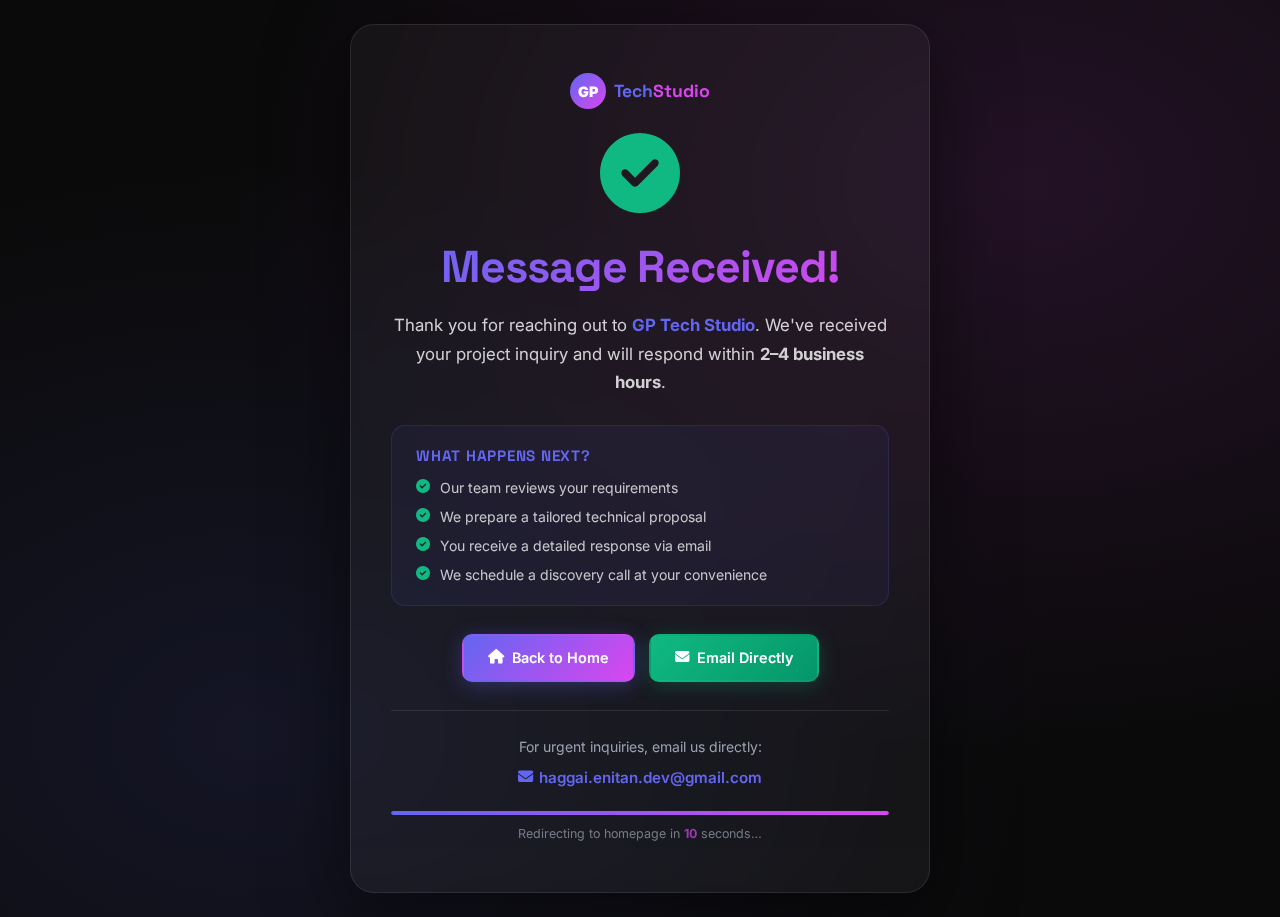
<file: thank-you.html>
<!DOCTYPE html>
<html lang="en">
<head>
    <meta charset="UTF-8">
    <meta name="viewport" content="width=device-width, initial-scale=1.0, viewport-fit=cover">
    <meta name="robots" content="noindex, nofollow">
    <title>Thank You — GP Tech Studio</title>
    <link rel="stylesheet" href="https://cdnjs.cloudflare.com/ajax/libs/font-awesome/6.5.1/css/all.min.css">
    <link rel="preconnect" href="https://fonts.googleapis.com">
    <link rel="preconnect" href="https://fonts.gstatic.com" crossorigin>
    <link href="https://fonts.googleapis.com/css2?family=Inter:wght@300;400;500;600;700&family=Space+Grotesk:wght@600;700&display=swap" rel="stylesheet">
    <style>
        :root {
            --primary:  #6366f1;
            --accent:   #d946ef;
            --success:  #10b981;
            --dark:     #0a0a0a;
            --card-bg:  rgba(255,255,255,0.04);
            --border:   rgba(255,255,255,0.09);
            --text:     #ffffff;
            --muted:    #9ca3af;
            --gradient: linear-gradient(135deg, #6366f1, #d946ef);
        }
        *, *::before, *::after { box-sizing: border-box; margin: 0; padding: 0; }
        html { font-size: 16px; -webkit-text-size-adjust: 100%; }

        body {
            font-family: 'Inter', -apple-system, sans-serif;
            background: var(--dark);
            color: var(--text);
            min-height: 100vh;
            min-height: 100dvh;
            display: flex;
            align-items: center;
            justify-content: center;
            text-align: center;
            padding: 1.5rem;
            padding-bottom: calc(1.5rem + env(safe-area-inset-bottom, 0px));
            background-image:
                radial-gradient(ellipse at 20% 80%, rgba(99,102,241,0.12) 0%, transparent 55%),
                radial-gradient(ellipse at 80% 20%, rgba(217,70,239,0.12) 0%, transparent 55%);
            -webkit-font-smoothing: antialiased;
        }

        /* Card */
        .success-container {
            max-width: 580px;
            width: 100%;
            padding: clamp(2rem, 5vw, 3rem) clamp(1.5rem, 4vw, 2.5rem);
            background: var(--card-bg);
            border-radius: 24px;
            border: 1px solid var(--border);
            box-shadow: 0 24px 80px rgba(0,0,0,0.5);
            backdrop-filter: blur(20px);
            -webkit-backdrop-filter: blur(20px);
            animation: card-in 0.55s cubic-bezier(0.34, 1.56, 0.64, 1) both;
        }
        @keyframes card-in {
            from { opacity: 0; transform: translateY(40px) scale(0.96); }
            to   { opacity: 1; transform: translateY(0) scale(1); }
        }

        /* Icon */
        .success-icon {
            font-size: clamp(3.5rem, 10vw, 5rem);
            color: var(--success);
            margin-bottom: 1.5rem;
            line-height: 1;
            animation: icon-pop 0.7s cubic-bezier(0.34, 1.56, 0.64, 1) 0.25s both;
        }
        @keyframes icon-pop {
            from { opacity: 0; transform: scale(0.3); }
            to   { opacity: 1; transform: scale(1); }
        }

        /* Brand */
        .brand {
            display: flex; align-items: center; justify-content: center;
            gap: 0.5rem; margin-bottom: 1.5rem;
        }
        .logo-circle {
            width: 36px; height: 36px;
            background: var(--gradient); border-radius: 50%;
            display: flex; align-items: center; justify-content: center;
            font-weight: 900; font-size: 0.9rem; color: #fff;
        }
        .brand-text {
            font-family: 'Space Grotesk', sans-serif;
            font-weight: 700; font-size: 1.1rem;
        }
        .brand-primary { color: var(--primary); }
        .brand-accent  { color: var(--accent);  }

        /* Heading */
        h1 {
            font-family: 'Space Grotesk', sans-serif;
            font-size: clamp(1.9rem, 5vw, 2.8rem);
            font-weight: 900; margin-bottom: 1rem;
            letter-spacing: -0.02em;
            background: var(--gradient);
            -webkit-background-clip: text; background-clip: text;
            color: transparent;
        }

        /* Body text */
        p {
            font-size: clamp(0.95rem, 2vw, 1.05rem);
            line-height: 1.7;
            color: rgba(255,255,255,0.8);
            margin-bottom: 1rem;
        }
        p:last-of-type { margin-bottom: 0; }

        .studio-name { color: var(--primary); font-weight: 700; }

        /* What happens next */
        .next-steps {
            margin: 1.75rem 0;
            background: rgba(99,102,241,0.06);
            border: 1px solid rgba(99,102,241,0.18);
            border-radius: 14px;
            padding: 1.25rem 1.5rem;
            text-align: left;
        }
        .next-steps h3 {
            font-family: 'Space Grotesk', sans-serif;
            font-size: 0.95rem; font-weight: 700;
            color: var(--primary); margin-bottom: 0.75rem;
            text-transform: uppercase; letter-spacing: 0.05em;
        }
        .next-steps ul { list-style: none; display: flex; flex-direction: column; gap: 0.5rem; }
        .next-steps li {
            display: flex; align-items: flex-start; gap: 0.6rem;
            font-size: 0.875rem; color: rgba(255,255,255,0.75);
            line-height: 1.5;
        }
        .next-steps li i {
            color: var(--success); flex-shrink: 0; margin-top: 0.15rem;
            font-size: 0.875rem;
        }

        /* Action buttons */
        .action-buttons {
            display: flex; gap: 0.875rem; justify-content: center;
            margin: 1.75rem 0; flex-wrap: wrap;
        }
        .btn {
            display: inline-flex; align-items: center; gap: 0.5rem;
            padding: 0.8rem 1.5rem;
            border-radius: 10px; font-weight: 600; font-size: 0.9rem;
            text-decoration: none; transition: all 0.25s ease;
            border: 2px solid transparent; cursor: pointer;
            background: none; font-family: inherit;
            white-space: nowrap; min-height: 48px;
        }
        .btn-primary {
            background: var(--gradient); color: #fff;
            box-shadow: 0 4px 20px rgba(99,102,241,0.3);
        }
        .btn-primary:hover { transform: translateY(-2px); box-shadow: 0 8px 28px rgba(99,102,241,0.5); }
        .btn-success {
            background: linear-gradient(135deg, var(--success), #059669);
            color: #fff; box-shadow: 0 4px 20px rgba(16,185,129,0.25);
        }
        .btn-success:hover { transform: translateY(-2px); box-shadow: 0 8px 28px rgba(16,185,129,0.4); }

        /* Direct email section */
        .direct-contact {
            margin-top: 1.5rem;
            padding-top: 1.5rem;
            border-top: 1px solid var(--border);
        }
        .direct-contact p { font-size: 0.875rem; color: var(--muted); margin-bottom: 0.5rem; }
        .email-link {
            display: inline-flex; align-items: center; gap: 0.4rem;
            color: var(--primary); text-decoration: none;
            font-weight: 600; font-size: 0.95rem;
            transition: color 0.2s;
            word-break: break-all;
        }
        .email-link:hover { color: var(--accent); text-decoration: underline; }

        /* Countdown */
        .countdown-bar {
            margin-top: 1.5rem;
            background: rgba(255,255,255,0.04);
            border-radius: 8px; overflow: hidden; height: 4px;
        }
        .countdown-fill {
            height: 100%; width: 100%;
            background: var(--gradient);
            border-radius: 8px;
            transition: width 1s linear;
        }
        .countdown-text {
            font-size: 0.78rem; color: var(--muted);
            margin-top: 0.5rem;
            opacity: 0.7;
        }
        #countdown { color: var(--accent); font-weight: 700; }

        /* Responsive */
        @media (max-width: 480px) {
            .action-buttons { flex-direction: column; align-items: stretch; }
            .btn { justify-content: center; }
            .next-steps { padding: 1rem; }
        }
        @media (prefers-reduced-motion: reduce) {
            .success-container, .success-icon { animation: none; }
            .countdown-fill { transition: none; }
        }
    </style>
</head>
<body>
    <div class="success-container" role="main">

        <!-- Brand -->
        <div class="brand" aria-label="GP Tech Studio">
            <div class="logo-circle" aria-hidden="true">GP</div>
            <div class="brand-text">
                <span class="brand-primary">Tech</span><span class="brand-accent">Studio</span>
            </div>
        </div>

        <!-- Success icon -->
        <div class="success-icon" aria-hidden="true">
            <i class="fas fa-check-circle"></i>
        </div>

        <!-- Heading -->
        <h1>Message Received!</h1>

        <!-- Body -->
        <p>
            Thank you for reaching out to
            <span class="studio-name">GP Tech Studio</span>.
            We've received your project inquiry and will respond within
            <strong>2–4 business hours</strong>.
        </p>

        <!-- What happens next -->
        <div class="next-steps" aria-label="Next steps">
            <h3>What happens next?</h3>
            <ul>
                <li>
                    <i class="fas fa-check-circle" aria-hidden="true"></i>
                    <span>Our team reviews your requirements</span>
                </li>
                <li>
                    <i class="fas fa-check-circle" aria-hidden="true"></i>
                    <span>We prepare a tailored technical proposal</span>
                </li>
                <li>
                    <i class="fas fa-check-circle" aria-hidden="true"></i>
                    <span>You receive a detailed response via email</span>
                </li>
                <li>
                    <i class="fas fa-check-circle" aria-hidden="true"></i>
                    <span>We schedule a discovery call at your convenience</span>
                </li>
            </ul>
        </div>

        <!-- Action buttons -->
        <div class="action-buttons">
            <a href="index.html" class="btn btn-primary">
                <i class="fas fa-home" aria-hidden="true"></i> Back to Home
            </a>
            <!-- FIX: decoded real email (no Cloudflare obfuscation) -->
            <a href="mailto:haggai.enitan.dev@gmail.com" class="btn btn-success">
                <i class="fas fa-envelope" aria-hidden="true"></i> Email Directly
            </a>
        </div>

        <!-- Direct contact -->
        <div class="direct-contact">
            <p>For urgent inquiries, email us directly:</p>
            <a href="mailto:haggai.enitan.dev@gmail.com" class="email-link">
                <i class="fas fa-envelope" aria-hidden="true"></i>
                haggai.enitan.dev@gmail.com
            </a>
        </div>

        <!-- Countdown bar -->
        <div class="countdown-bar" role="status" aria-live="polite" aria-label="Auto-redirect countdown">
            <div class="countdown-fill" id="countdownFill"></div>
        </div>
        <p class="countdown-text">
            Redirecting to homepage in <span id="countdown">10</span> seconds…
        </p>

    </div>

    <script>
        /* FIX: countdown was cut off in original file; complete implementation */
        (function () {
            const TOTAL = 10;
            let remaining = TOTAL;

            const countdownEl = document.getElementById('countdown');
            const fillEl      = document.getElementById('countdownFill');

            if (!countdownEl || !fillEl) return;

            // Start the fill bar at full width, shrink to 0
            fillEl.style.width = '100%';

            const timer = setInterval(() => {
                remaining--;
                countdownEl.textContent = remaining;

                // Update fill bar
                const pct = (remaining / TOTAL) * 100;
                fillEl.style.width = pct + '%';

                if (remaining <= 0) {
                    clearInterval(timer);
                    window.location.href = 'index.html';
                }
            }, 1000);

            // Let user cancel auto-redirect if they interact
            document.addEventListener('click', () => {
                clearInterval(timer);
                const bar = document.querySelector('.countdown-bar');
                const text = document.querySelector('.countdown-text');
                if (bar)  bar.style.display  = 'none';
                if (text) text.style.display = 'none';
            }, { once: true });
        }());
    </script>
</body>
</html>
</file>
